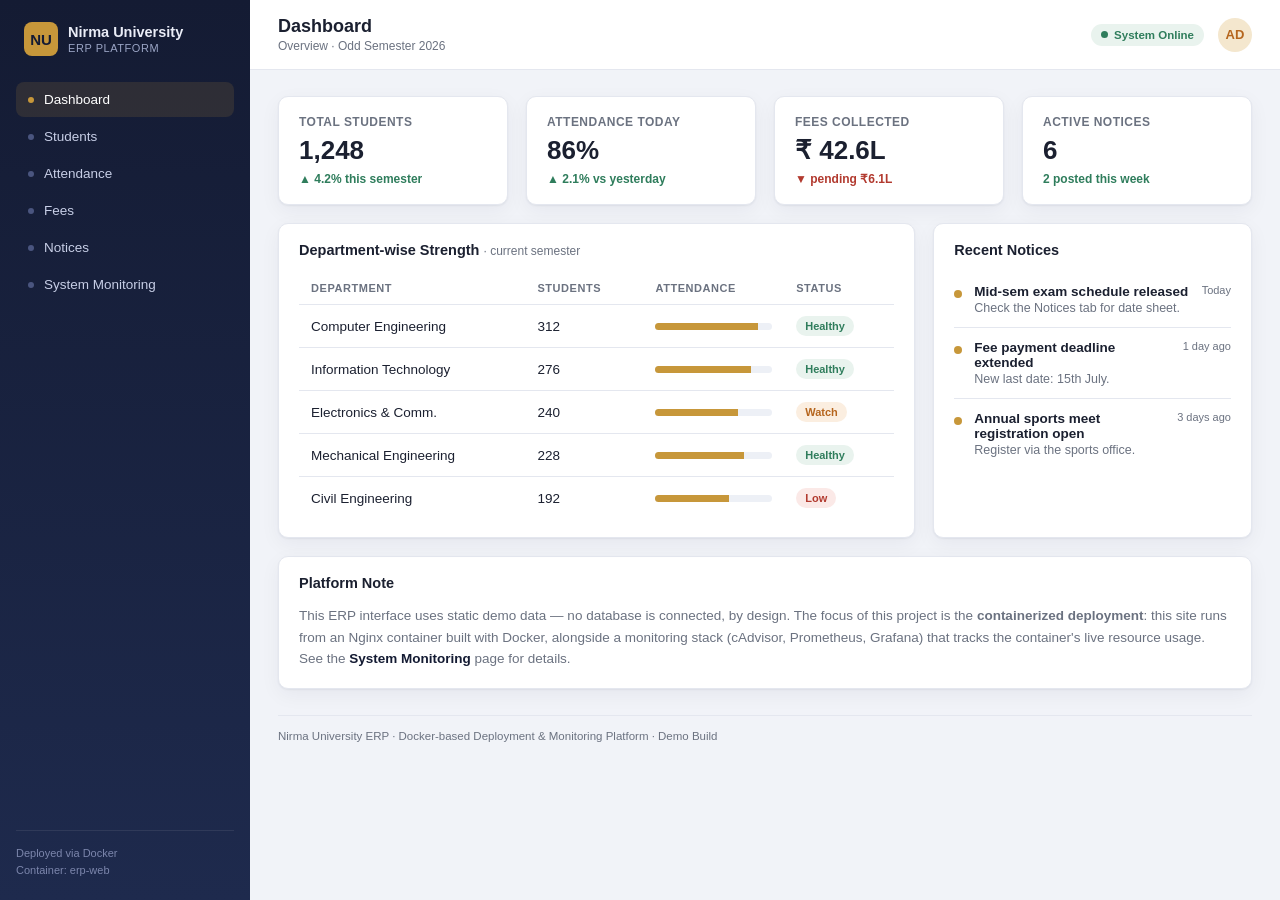
<file: college-erp-docker/app/index.html>
<!DOCTYPE html>
<html lang="en">
<head>
<meta charset="UTF-8">
<meta name="viewport" content="width=device-width, initial-scale=1.0">
<title>Dashboard · Nirma University ERP</title>
<link rel="stylesheet" href="assets/style.css">
</head>
<body>
<div class="app">

  <aside class="sidebar">
    <div class="brand">
      <div class="brand-mark">NU</div>
      <div class="brand-text">
        <div class="name">Nirma University</div>
        <div class="sub">ERP PLATFORM</div>
      </div>
    </div>
    <nav class="nav">
      <a href="index.html" class="active"><span class="dot"></span> Dashboard</a>
      <a href="students.html"><span class="dot"></span> Students</a>
      <a href="attendance.html"><span class="dot"></span> Attendance</a>
      <a href="fees.html"><span class="dot"></span> Fees</a>
      <a href="notices.html"><span class="dot"></span> Notices</a>
      <a href="monitoring.html"><span class="dot"></span> System Monitoring</a>
    </nav>
    <div class="sidebar-foot">
      Deployed via Docker<br>
      Container: <span id="hostname">erp-web</span>
    </div>
  </aside>

  <div class="main">
    <div class="topbar">
      <div>
        <h1>Dashboard</h1>
        <div class="meta">Overview · Odd Semester 2026</div>
      </div>
      <div class="topbar-right">
        <span class="pill"><span class="blip"></span> System Online</span>
        <div class="avatar">AD</div>
      </div>
    </div>

    <div class="content">
      <div class="grid cols-4">
        <div class="card stat">
          <div class="label">Total Students</div>
          <div class="value">1,248</div>
          <div class="delta up">▲ 4.2% this semester</div>
        </div>
        <div class="card stat">
          <div class="label">Attendance Today</div>
          <div class="value">86%</div>
          <div class="delta up">▲ 2.1% vs yesterday</div>
        </div>
        <div class="card stat">
          <div class="label">Fees Collected</div>
          <div class="value">₹ 42.6L</div>
          <div class="delta down">▼ pending ₹6.1L</div>
        </div>
        <div class="card stat">
          <div class="label">Active Notices</div>
          <div class="value">6</div>
          <div class="delta up">2 posted this week</div>
        </div>
      </div>

      <br>

      <div class="grid cols-2">
        <div class="card">
          <h2>Department-wise Strength <span>· current semester</span></h2>
          <table>
            <thead><tr><th>Department</th><th>Students</th><th>Attendance</th><th>Status</th></tr></thead>
            <tbody>
              <tr><td>Computer Engineering</td><td>312</td><td>
                <div class="progress"><span style="width:88%"></span></div></td><td><span class="badge ok">Healthy</span></td></tr>
              <tr><td>Information Technology</td><td>276</td><td>
                <div class="progress"><span style="width:82%"></span></div></td><td><span class="badge ok">Healthy</span></td></tr>
              <tr><td>Electronics &amp; Comm.</td><td>240</td><td>
                <div class="progress"><span style="width:71%"></span></div></td><td><span class="badge warn">Watch</span></td></tr>
              <tr><td>Mechanical Engineering</td><td>228</td><td>
                <div class="progress"><span style="width:76%"></span></div></td><td><span class="badge ok">Healthy</span></td></tr>
              <tr><td>Civil Engineering</td><td>192</td><td>
                <div class="progress"><span style="width:63%"></span></div></td><td><span class="badge danger">Low</span></td></tr>
            </tbody>
          </table>
        </div>

        <div class="card">
          <h2>Recent Notices</h2>
          <div class="list">
            <div class="list-item">
              <div class="idot"></div>
              <div>
                <div class="title">Mid-sem exam schedule released</div>
                <div class="desc">Check the Notices tab for date sheet.</div>
              </div>
              <div class="time">Today</div>
            </div>
            <div class="list-item">
              <div class="idot"></div>
              <div>
                <div class="title">Fee payment deadline extended</div>
                <div class="desc">New last date: 15th July.</div>
              </div>
              <div class="time">1 day ago</div>
            </div>
            <div class="list-item">
              <div class="idot"></div>
              <div>
                <div class="title">Annual sports meet registration open</div>
                <div class="desc">Register via the sports office.</div>
              </div>
              <div class="time">3 days ago</div>
            </div>
          </div>
        </div>
      </div>

      <br>

      <div class="card">
        <h2>Platform Note</h2>
        <p style="font-size:13.5px;color:var(--muted);line-height:1.6;margin:0;">
          This ERP interface uses static demo data — no database is connected, by design.
          The focus of this project is the <b>containerized deployment</b>: this site runs from an
          Nginx container built with Docker, alongside a monitoring stack (cAdvisor, Prometheus, Grafana)
          that tracks the container's live resource usage. See the <a href="monitoring.html" style="color:var(--navy);font-weight:700;">System Monitoring</a> page for details.
        </p>
      </div>

      <div class="footnote">Nirma University ERP · Docker-based Deployment &amp; Monitoring Platform · Demo Build</div>
    </div>
  </div>
</div>
</body>
</html>
</file>
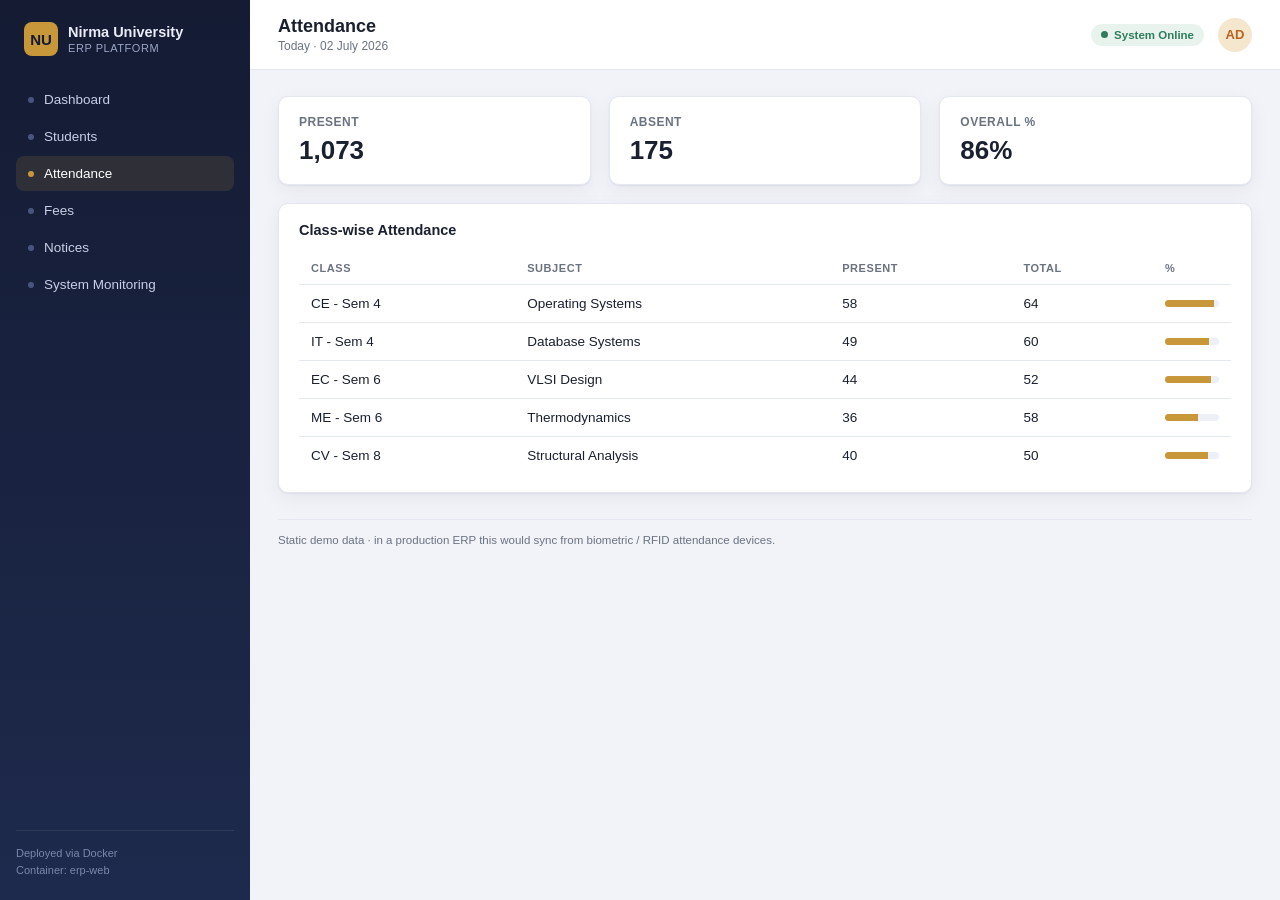
<file: college-erp-docker/app/attendance.html>
<!DOCTYPE html>
<html lang="en">
<head>
<meta charset="UTF-8">
<meta name="viewport" content="width=device-width, initial-scale=1.0">
<title>Attendance · Nirma University ERP</title>
<link rel="stylesheet" href="assets/style.css">
</head>
<body>
<div class="app">

  <aside class="sidebar">
    <div class="brand">
      <div class="brand-mark">NU</div>
      <div class="brand-text">
        <div class="name">Nirma University</div>
        <div class="sub">ERP PLATFORM</div>
      </div>
    </div>
    <nav class="nav">
      <a href="index.html"><span class="dot"></span> Dashboard</a>
      <a href="students.html"><span class="dot"></span> Students</a>
      <a href="attendance.html" class="active"><span class="dot"></span> Attendance</a>
      <a href="fees.html"><span class="dot"></span> Fees</a>
      <a href="notices.html"><span class="dot"></span> Notices</a>
      <a href="monitoring.html"><span class="dot"></span> System Monitoring</a>
    </nav>
    <div class="sidebar-foot">
      Deployed via Docker<br>
      Container: <span>erp-web</span>
    </div>
  </aside>

  <div class="main">
    <div class="topbar">
      <div>
        <h1>Attendance</h1>
        <div class="meta">Today · 02 July 2026</div>
      </div>
      <div class="topbar-right">
        <span class="pill"><span class="blip"></span> System Online</span>
        <div class="avatar">AD</div>
      </div>
    </div>

    <div class="content">
      <div class="grid cols-3">
        <div class="card stat"><div class="label">Present</div><div class="value">1,073</div></div>
        <div class="card stat"><div class="label">Absent</div><div class="value">175</div></div>
        <div class="card stat"><div class="label">Overall %</div><div class="value">86%</div></div>
      </div>
      <br>
      <div class="card">
        <h2>Class-wise Attendance</h2>
        <table>
          <thead><tr><th>Class</th><th>Subject</th><th>Present</th><th>Total</th><th>%</th></tr></thead>
          <tbody>
            <tr><td>CE - Sem 4</td><td>Operating Systems</td><td>58</td><td>64</td><td>
              <div class="progress"><span style="width:91%"></span></div></td></tr>
            <tr><td>IT - Sem 4</td><td>Database Systems</td><td>49</td><td>60</td><td>
              <div class="progress"><span style="width:82%"></span></div></td></tr>
            <tr><td>EC - Sem 6</td><td>VLSI Design</td><td>44</td><td>52</td><td>
              <div class="progress"><span style="width:85%"></span></div></td></tr>
            <tr><td>ME - Sem 6</td><td>Thermodynamics</td><td>36</td><td>58</td><td>
              <div class="progress"><span style="width:62%"></span></div></td></tr>
            <tr><td>CV - Sem 8</td><td>Structural Analysis</td><td>40</td><td>50</td><td>
              <div class="progress"><span style="width:80%"></span></div></td></tr>
          </tbody>
        </table>
      </div>
      <div class="footnote">Static demo data · in a production ERP this would sync from biometric / RFID attendance devices.</div>
    </div>
  </div>
</div>
</body>
</html>
</file>
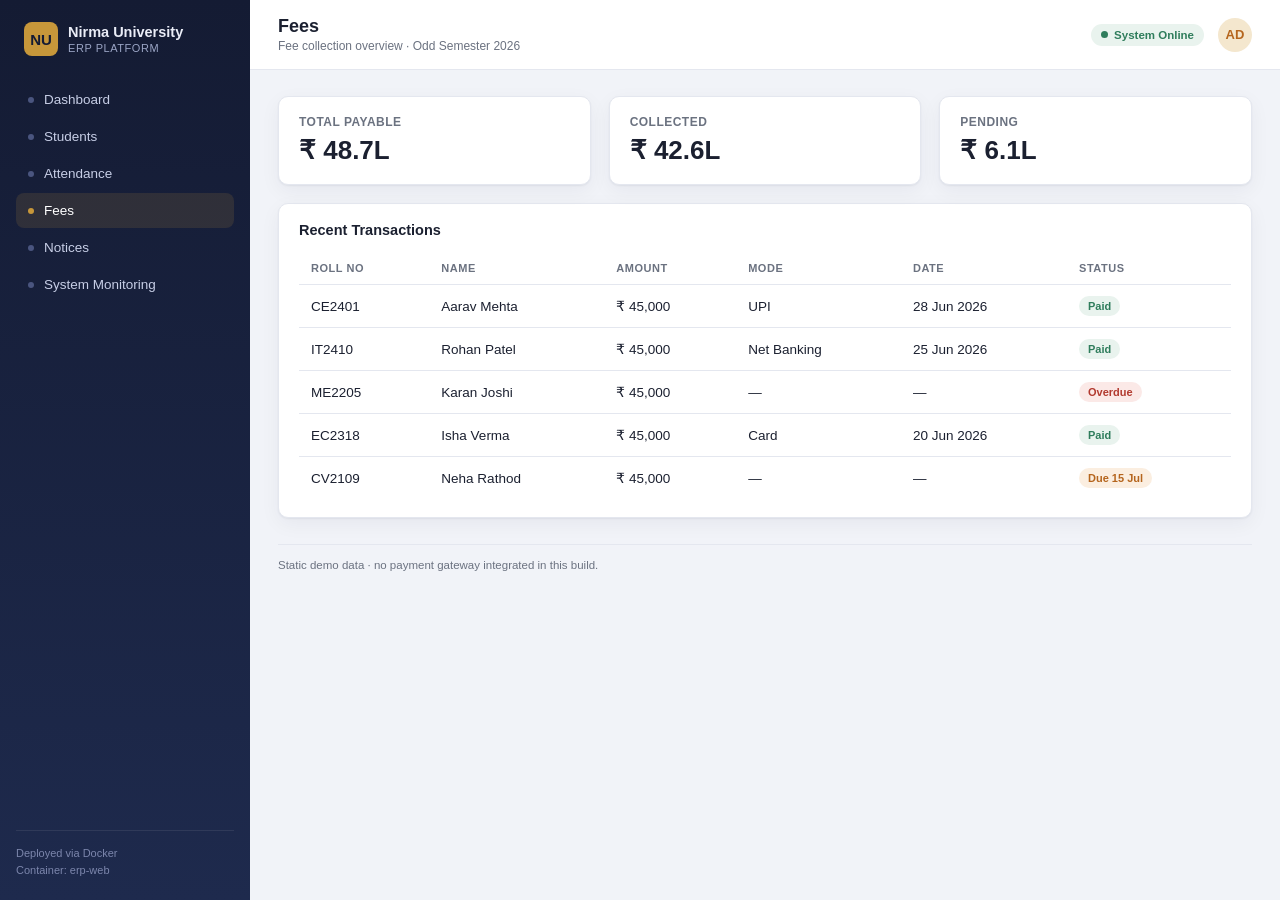
<file: college-erp-docker/app/fees.html>
<!DOCTYPE html>
<html lang="en">
<head>
<meta charset="UTF-8">
<meta name="viewport" content="width=device-width, initial-scale=1.0">
<title>Fees · Nirma University ERP</title>
<link rel="stylesheet" href="assets/style.css">
</head>
<body>
<div class="app">

  <aside class="sidebar">
    <div class="brand">
      <div class="brand-mark">NU</div>
      <div class="brand-text">
        <div class="name">Nirma University</div>
        <div class="sub">ERP PLATFORM</div>
      </div>
    </div>
    <nav class="nav">
      <a href="index.html"><span class="dot"></span> Dashboard</a>
      <a href="students.html"><span class="dot"></span> Students</a>
      <a href="attendance.html"><span class="dot"></span> Attendance</a>
      <a href="fees.html" class="active"><span class="dot"></span> Fees</a>
      <a href="notices.html"><span class="dot"></span> Notices</a>
      <a href="monitoring.html"><span class="dot"></span> System Monitoring</a>
    </nav>
    <div class="sidebar-foot">
      Deployed via Docker<br>
      Container: <span>erp-web</span>
    </div>
  </aside>

  <div class="main">
    <div class="topbar">
      <div>
        <h1>Fees</h1>
        <div class="meta">Fee collection overview · Odd Semester 2026</div>
      </div>
      <div class="topbar-right">
        <span class="pill"><span class="blip"></span> System Online</span>
        <div class="avatar">AD</div>
      </div>
    </div>

    <div class="content">
      <div class="grid cols-3">
        <div class="card stat"><div class="label">Total Payable</div><div class="value">₹ 48.7L</div></div>
        <div class="card stat"><div class="label">Collected</div><div class="value">₹ 42.6L</div></div>
        <div class="card stat"><div class="label">Pending</div><div class="value">₹ 6.1L</div></div>
      </div>
      <br>
      <div class="card">
        <h2>Recent Transactions</h2>
        <table>
          <thead><tr><th>Roll No</th><th>Name</th><th>Amount</th><th>Mode</th><th>Date</th><th>Status</th></tr></thead>
          <tbody>
            <tr><td>CE2401</td><td>Aarav Mehta</td><td>₹ 45,000</td><td>UPI</td><td>28 Jun 2026</td><td><span class="badge ok">Paid</span></td></tr>
            <tr><td>IT2410</td><td>Rohan Patel</td><td>₹ 45,000</td><td>Net Banking</td><td>25 Jun 2026</td><td><span class="badge ok">Paid</span></td></tr>
            <tr><td>ME2205</td><td>Karan Joshi</td><td>₹ 45,000</td><td>—</td><td>—</td><td><span class="badge danger">Overdue</span></td></tr>
            <tr><td>EC2318</td><td>Isha Verma</td><td>₹ 45,000</td><td>Card</td><td>20 Jun 2026</td><td><span class="badge ok">Paid</span></td></tr>
            <tr><td>CV2109</td><td>Neha Rathod</td><td>₹ 45,000</td><td>—</td><td>—</td><td><span class="badge warn">Due 15 Jul</span></td></tr>
          </tbody>
        </table>
      </div>
      <div class="footnote">Static demo data · no payment gateway integrated in this build.</div>
    </div>
  </div>
</div>
</body>
</html>
</file>
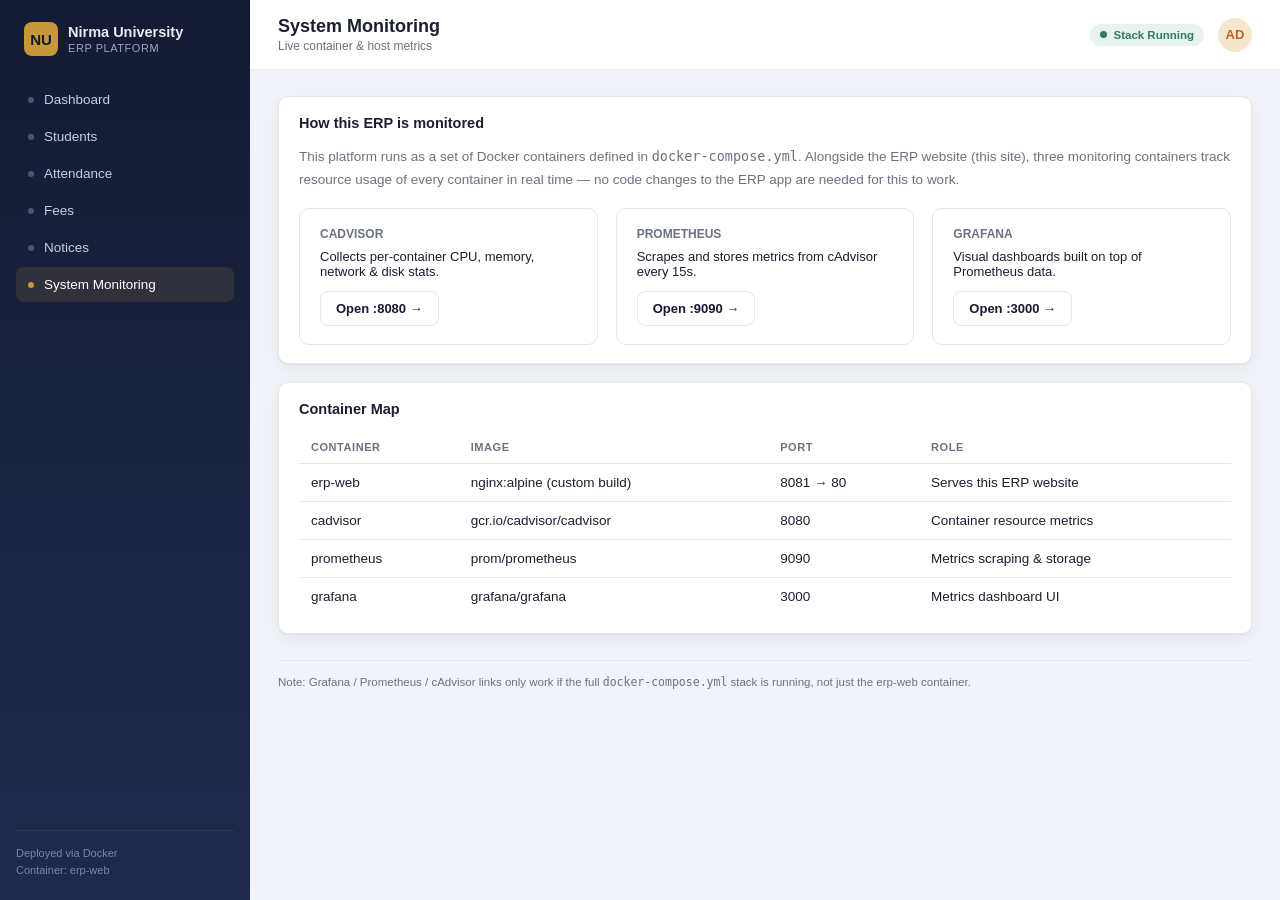
<file: college-erp-docker/app/monitoring.html>
<!DOCTYPE html>
<html lang="en">
<head>
<meta charset="UTF-8">
<meta name="viewport" content="width=device-width, initial-scale=1.0">
<title>System Monitoring · Nirma University ERP</title>
<link rel="stylesheet" href="assets/style.css">
</head>
<body>
<div class="app">

  <aside class="sidebar">
    <div class="brand">
      <div class="brand-mark">NU</div>
      <div class="brand-text">
        <div class="name">Nirma University</div>
        <div class="sub">ERP PLATFORM</div>
      </div>
    </div>
    <nav class="nav">
      <a href="index.html"><span class="dot"></span> Dashboard</a>
      <a href="students.html"><span class="dot"></span> Students</a>
      <a href="attendance.html"><span class="dot"></span> Attendance</a>
      <a href="fees.html"><span class="dot"></span> Fees</a>
      <a href="notices.html"><span class="dot"></span> Notices</a>
      <a href="monitoring.html" class="active"><span class="dot"></span> System Monitoring</a>
    </nav>
    <div class="sidebar-foot">
      Deployed via Docker<br>
      Container: <span>erp-web</span>
    </div>
  </aside>

  <div class="main">
    <div class="topbar">
      <div>
        <h1>System Monitoring</h1>
        <div class="meta">Live container &amp; host metrics</div>
      </div>
      <div class="topbar-right">
        <span class="pill"><span class="blip"></span> Stack Running</span>
        <div class="avatar">AD</div>
      </div>
    </div>

    <div class="content">
      <div class="card">
        <h2>How this ERP is monitored</h2>
        <p style="font-size:13.5px;color:var(--muted);line-height:1.7;margin:0 0 16px;">
          This platform runs as a set of Docker containers defined in <code>docker-compose.yml</code>.
          Alongside the ERP website (this site), three monitoring containers track resource usage of
          every container in real time — no code changes to the ERP app are needed for this to work.
        </p>
        <div class="grid cols-3">
          <div class="card" style="box-shadow:none;">
            <div class="label" style="font-size:12px;color:var(--muted);font-weight:700;text-transform:uppercase;">cAdvisor</div>
            <p style="font-size:13px;margin:8px 0 12px;color:var(--text);">Collects per-container CPU, memory, network &amp; disk stats.</p>
            <a class="btn ghost" href="http://localhost:8080" target="_blank">Open :8080 →</a>
          </div>
          <div class="card" style="box-shadow:none;">
            <div class="label" style="font-size:12px;color:var(--muted);font-weight:700;text-transform:uppercase;">Prometheus</div>
            <p style="font-size:13px;margin:8px 0 12px;color:var(--text);">Scrapes and stores metrics from cAdvisor every 15s.</p>
            <a class="btn ghost" href="http://localhost:9090" target="_blank">Open :9090 →</a>
          </div>
          <div class="card" style="box-shadow:none;">
            <div class="label" style="font-size:12px;color:var(--muted);font-weight:700;text-transform:uppercase;">Grafana</div>
            <p style="font-size:13px;margin:8px 0 12px;color:var(--text);">Visual dashboards built on top of Prometheus data.</p>
            <a class="btn ghost" href="http://localhost:3000" target="_blank">Open :3000 →</a>
          </div>
        </div>
      </div>

      <br>

      <div class="card">
        <h2>Container Map</h2>
        <table>
          <thead><tr><th>Container</th><th>Image</th><th>Port</th><th>Role</th></tr></thead>
          <tbody>
            <tr><td>erp-web</td><td>nginx:alpine (custom build)</td><td>8081 → 80</td><td>Serves this ERP website</td></tr>
            <tr><td>cadvisor</td><td>gcr.io/cadvisor/cadvisor</td><td>8080</td><td>Container resource metrics</td></tr>
            <tr><td>prometheus</td><td>prom/prometheus</td><td>9090</td><td>Metrics scraping &amp; storage</td></tr>
            <tr><td>grafana</td><td>grafana/grafana</td><td>3000</td><td>Metrics dashboard UI</td></tr>
          </tbody>
        </table>
      </div>
      <div class="footnote">Note: Grafana / Prometheus / cAdvisor links only work if the full <code>docker-compose.yml</code> stack is running, not just the erp-web container.</div>
    </div>
  </div>
</div>
</body>
</html>
</file>
<file: college-erp-docker/app/assets/style.css>
:root{
  --bg:#F1F3F8;
  --surface:#FFFFFF;
  --navy:#141B33;
  --navy-2:#1E2A4D;
  --gold:#C7973A;
  --gold-soft:#F4E7CE;
  --text:#1B2030;
  --muted:#6B7280;
  --border:#E4E7EF;
  --ok:#2F7D5C;
  --warn:#B5651D;
  --danger:#B23A2F;
  --radius:10px;
  --shadow:0 1px 2px rgba(20,27,51,0.06), 0 6px 20px rgba(20,27,51,0.05);
}

*{box-sizing:border-box;}
html,body{height:100%;}
body{
  margin:0;
  font-family:'Segoe UI', Roboto, Inter, Arial, sans-serif;
  background:var(--bg);
  color:var(--text);
  -webkit-font-smoothing:antialiased;
}

a{color:inherit;text-decoration:none;}

.eyebrow{
  font-size:11px;
  letter-spacing:.14em;
  text-transform:uppercase;
  color:var(--gold);
  font-weight:700;
}

/* ---------- App shell ---------- */
.app{
  display:grid;
  grid-template-columns:250px 1fr;
  min-height:100vh;
}

.sidebar{
  background:linear-gradient(180deg,var(--navy) 0%,var(--navy-2) 100%);
  color:#EAEDF7;
  padding:22px 16px;
  display:flex;
  flex-direction:column;
  gap:26px;
}

.brand{
  display:flex;
  align-items:center;
  gap:10px;
  padding:0 8px;
}
.brand-mark{
  width:34px;height:34px;border-radius:8px;
  background:var(--gold);
  color:var(--navy);
  display:flex;align-items:center;justify-content:center;
  font-weight:800;font-size:15px;
  flex:none;
}
.brand-text .name{font-weight:700;font-size:14.5px;line-height:1.2;}
.brand-text .sub{font-size:11px;color:#9AA4C4;letter-spacing:.05em;}

.nav{display:flex;flex-direction:column;gap:2px;}
.nav a{
  display:flex;align-items:center;gap:10px;
  padding:10px 12px;border-radius:8px;
  font-size:13.5px;color:#C7CEE6;font-weight:500;
}
.nav a .dot{width:6px;height:6px;border-radius:50%;background:#4A557F;flex:none;}
.nav a:hover{background:rgba(255,255,255,0.06);color:#fff;}
.nav a.active{background:rgba(199,151,58,0.14);color:#fff;}
.nav a.active .dot{background:var(--gold);}

.sidebar-foot{
  margin-top:auto;
  border-top:1px solid rgba(255,255,255,0.08);
  padding-top:14px;
  font-size:11px;
  color:#7C86AC;
  line-height:1.5;
}

/* ---------- Main area ---------- */
.main{display:flex;flex-direction:column;min-height:100vh;}

.topbar{
  display:flex;align-items:center;justify-content:space-between;
  padding:16px 28px;
  background:var(--surface);
  border-bottom:1px solid var(--border);
  position:sticky;top:0;z-index:5;
}
.topbar h1{font-size:18px;margin:0;font-weight:700;}
.topbar .meta{font-size:12px;color:var(--muted);margin-top:2px;}
.topbar-right{display:flex;align-items:center;gap:14px;}
.pill{
  font-size:11.5px;font-weight:700;
  padding:5px 10px;border-radius:999px;
  background:#E9F3EE;color:var(--ok);
  display:flex;align-items:center;gap:6px;
}
.pill .blip{width:7px;height:7px;border-radius:50%;background:var(--ok);animation:pulse 1.8s infinite;}
@keyframes pulse{0%{opacity:1;}50%{opacity:.35;}100%{opacity:1;}}

.avatar{
  width:34px;height:34px;border-radius:50%;
  background:var(--gold-soft);color:var(--warn);
  display:flex;align-items:center;justify-content:center;
  font-weight:700;font-size:13px;
}

.content{padding:26px 28px 60px;flex:1;}

/* ---------- Cards / grid ---------- */
.grid{display:grid;gap:18px;}
.grid.cols-4{grid-template-columns:repeat(4,1fr);}
.grid.cols-3{grid-template-columns:repeat(3,1fr);}
.grid.cols-2{grid-template-columns:2fr 1fr;}

.card{
  background:var(--surface);
  border:1px solid var(--border);
  border-radius:var(--radius);
  box-shadow:var(--shadow);
  padding:18px 20px;
}
.card h2{font-size:14.5px;margin:0 0 14px;font-weight:700;}
.card h2 span{color:var(--muted);font-weight:500;font-size:12px;}

.stat .label{font-size:12px;color:var(--muted);font-weight:600;text-transform:uppercase;letter-spacing:.04em;}
.stat .value{font-size:26px;font-weight:800;margin-top:6px;}
.stat .delta{font-size:12px;margin-top:6px;font-weight:600;}
.stat .delta.up{color:var(--ok);}
.stat .delta.down{color:var(--danger);}

table{width:100%;border-collapse:collapse;font-size:13.5px;}
th{
  text-align:left;font-size:11px;text-transform:uppercase;letter-spacing:.05em;
  color:var(--muted);padding:10px 12px;border-bottom:1px solid var(--border);
}
td{padding:11px 12px;border-bottom:1px solid var(--border);}
tr:last-child td{border-bottom:none;}
tr:hover td{background:#FAFBFD;}

.badge{
  font-size:11px;font-weight:700;padding:4px 9px;border-radius:999px;display:inline-block;
}
.badge.ok{background:#E9F3EE;color:var(--ok);}
.badge.warn{background:#FBEEE0;color:var(--warn);}
.badge.danger{background:#FBE9E7;color:var(--danger);}

.list{display:flex;flex-direction:column;}
.list-item{
  display:flex;gap:12px;padding:12px 0;
  border-bottom:1px solid var(--border);
}
.list-item:last-child{border-bottom:none;}
.list-item .idot{
  width:8px;height:8px;border-radius:50%;margin-top:6px;flex:none;background:var(--gold);
}
.list-item .title{font-size:13.5px;font-weight:600;}
.list-item .desc{font-size:12.5px;color:var(--muted);margin-top:2px;}
.list-item .time{font-size:11px;color:var(--muted);white-space:nowrap;margin-left:auto;}

.progress{height:7px;border-radius:999px;background:#EDF0F6;overflow:hidden;}
.progress > span{display:block;height:100%;background:var(--gold);}

.btn{
  display:inline-flex;align-items:center;gap:6px;
  background:var(--navy);color:#fff;border:none;
  padding:9px 15px;border-radius:8px;font-size:13px;font-weight:600;cursor:pointer;
}
.btn.ghost{background:transparent;color:var(--navy);border:1px solid var(--border);}

.toolbar{display:flex;align-items:center;justify-content:space-between;margin-bottom:16px;gap:12px;}
.search{
  border:1px solid var(--border);border-radius:8px;padding:8px 12px;
  font-size:13px;min-width:220px;background:#fff;
}

.footnote{
  font-size:11.5px;color:var(--muted);margin-top:26px;
  border-top:1px solid var(--border);padding-top:14px;
}

.tag{
  font-size:11px;font-weight:700;color:var(--navy);
  background:var(--gold-soft);padding:3px 8px;border-radius:6px;
}

@media (max-width:900px){
  .app{grid-template-columns:1fr;}
  .sidebar{display:none;}
  .grid.cols-4{grid-template-columns:repeat(2,1fr);}
  .grid.cols-3{grid-template-columns:1fr;}
  .grid.cols-2{grid-template-columns:1fr;}
}
</file>
